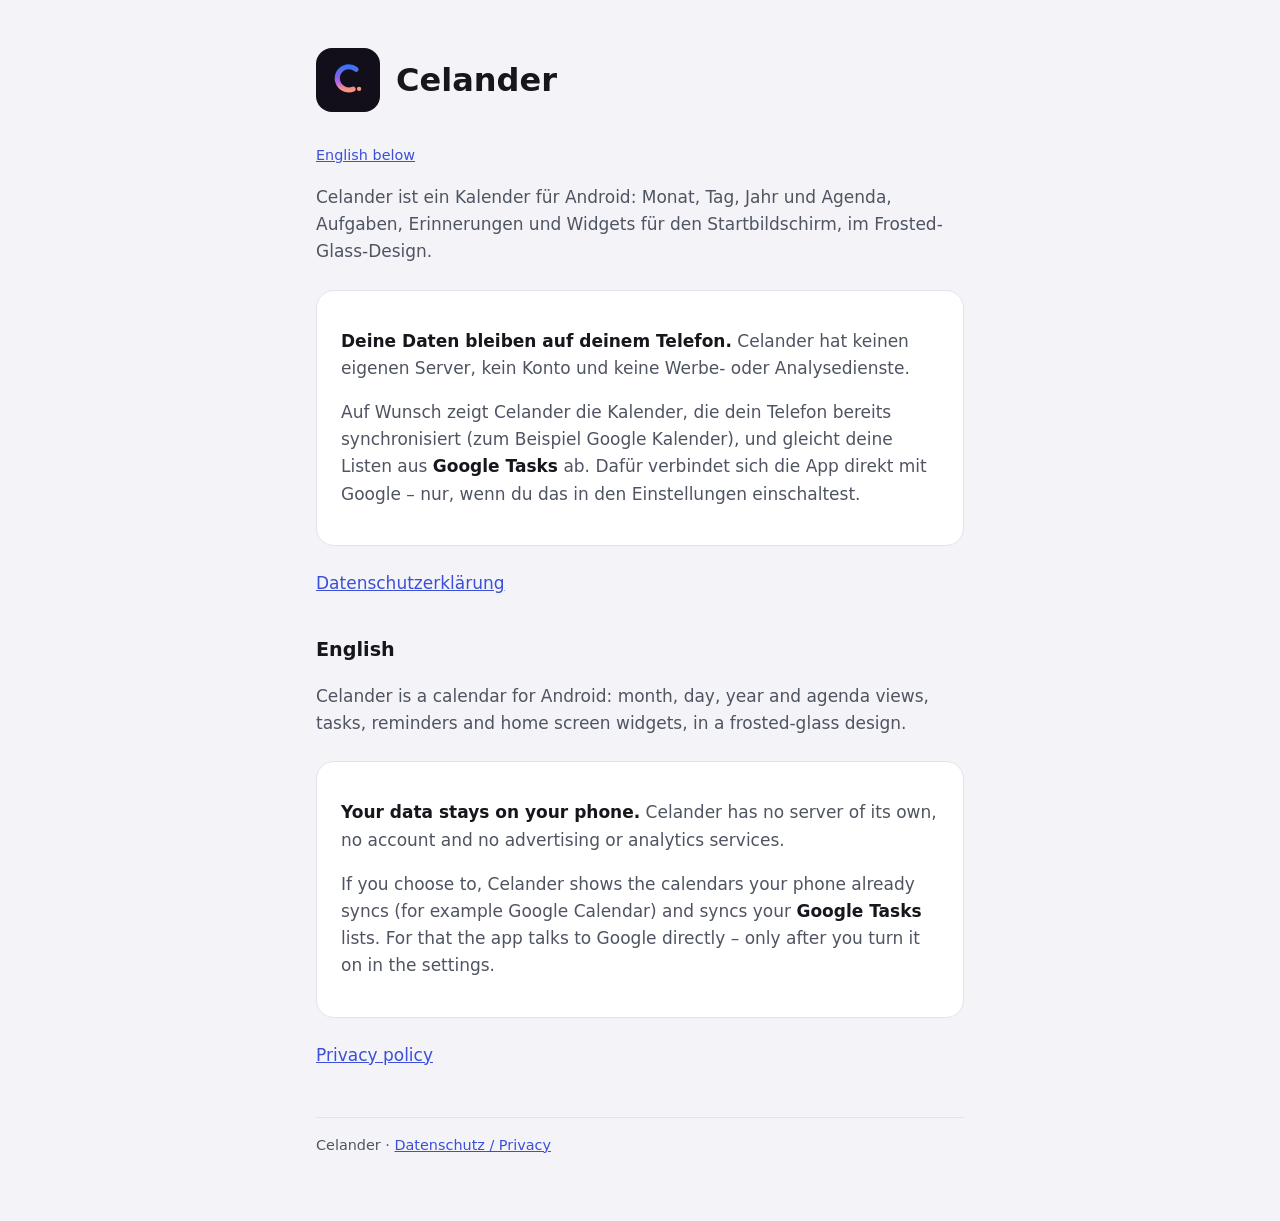
<file: index.html>
<!doctype html>
<html lang="de">
<head>
  <meta charset="utf-8">
  <meta name="viewport" content="width=device-width, initial-scale=1">
  <title>Celander – Kalender für Android</title>
  <meta name="description" content="Celander ist ein Kalender für Android im Frosted-Glass-Design. Eigene Daten bleiben auf dem Telefon; Google Kalender und Google Tasks lassen sich auf Wunsch einbinden.">
  <link rel="icon" href="logo.svg" type="image/svg+xml">
  <link rel="stylesheet" href="style.css">
</head>
<body>
<main>
  <header>
    <img src="logo.svg" alt="">
    <h1>Celander</h1>
  </header>

  <p class="lang"><a href="#en">English below</a></p>

  <p>Celander ist ein Kalender für Android: Monat, Tag, Jahr und Agenda, Aufgaben, Erinnerungen und Widgets
  für den Startbildschirm, im Frosted-Glass-Design.</p>

  <div class="card">
    <p><strong>Deine Daten bleiben auf deinem Telefon.</strong> Celander hat keinen eigenen Server, kein Konto und
    keine Werbe- oder Analysedienste.</p>
    <p>Auf Wunsch zeigt Celander die Kalender, die dein Telefon bereits synchronisiert (zum Beispiel Google
    Kalender), und gleicht deine Listen aus <strong>Google Tasks</strong> ab. Dafür verbindet sich die App direkt
    mit Google – nur, wenn du das in den Einstellungen einschaltest.</p>
  </div>

  <p><a href="datenschutz.html">Datenschutzerklärung</a></p>

  <h2 id="en">English</h2>
  <p>Celander is a calendar for Android: month, day, year and agenda views, tasks, reminders and home screen
  widgets, in a frosted-glass design.</p>
  <div class="card">
    <p><strong>Your data stays on your phone.</strong> Celander has no server of its own, no account and no
    advertising or analytics services.</p>
    <p>If you choose to, Celander shows the calendars your phone already syncs (for example Google Calendar) and
    syncs your <strong>Google Tasks</strong> lists. For that the app talks to Google directly – only after you turn
    it on in the settings.</p>
  </div>
  <p><a href="datenschutz.html#en">Privacy policy</a></p>

  <footer>Celander · <a href="datenschutz.html">Datenschutz / Privacy</a></footer>
</main>
</body>
</html>
</file>
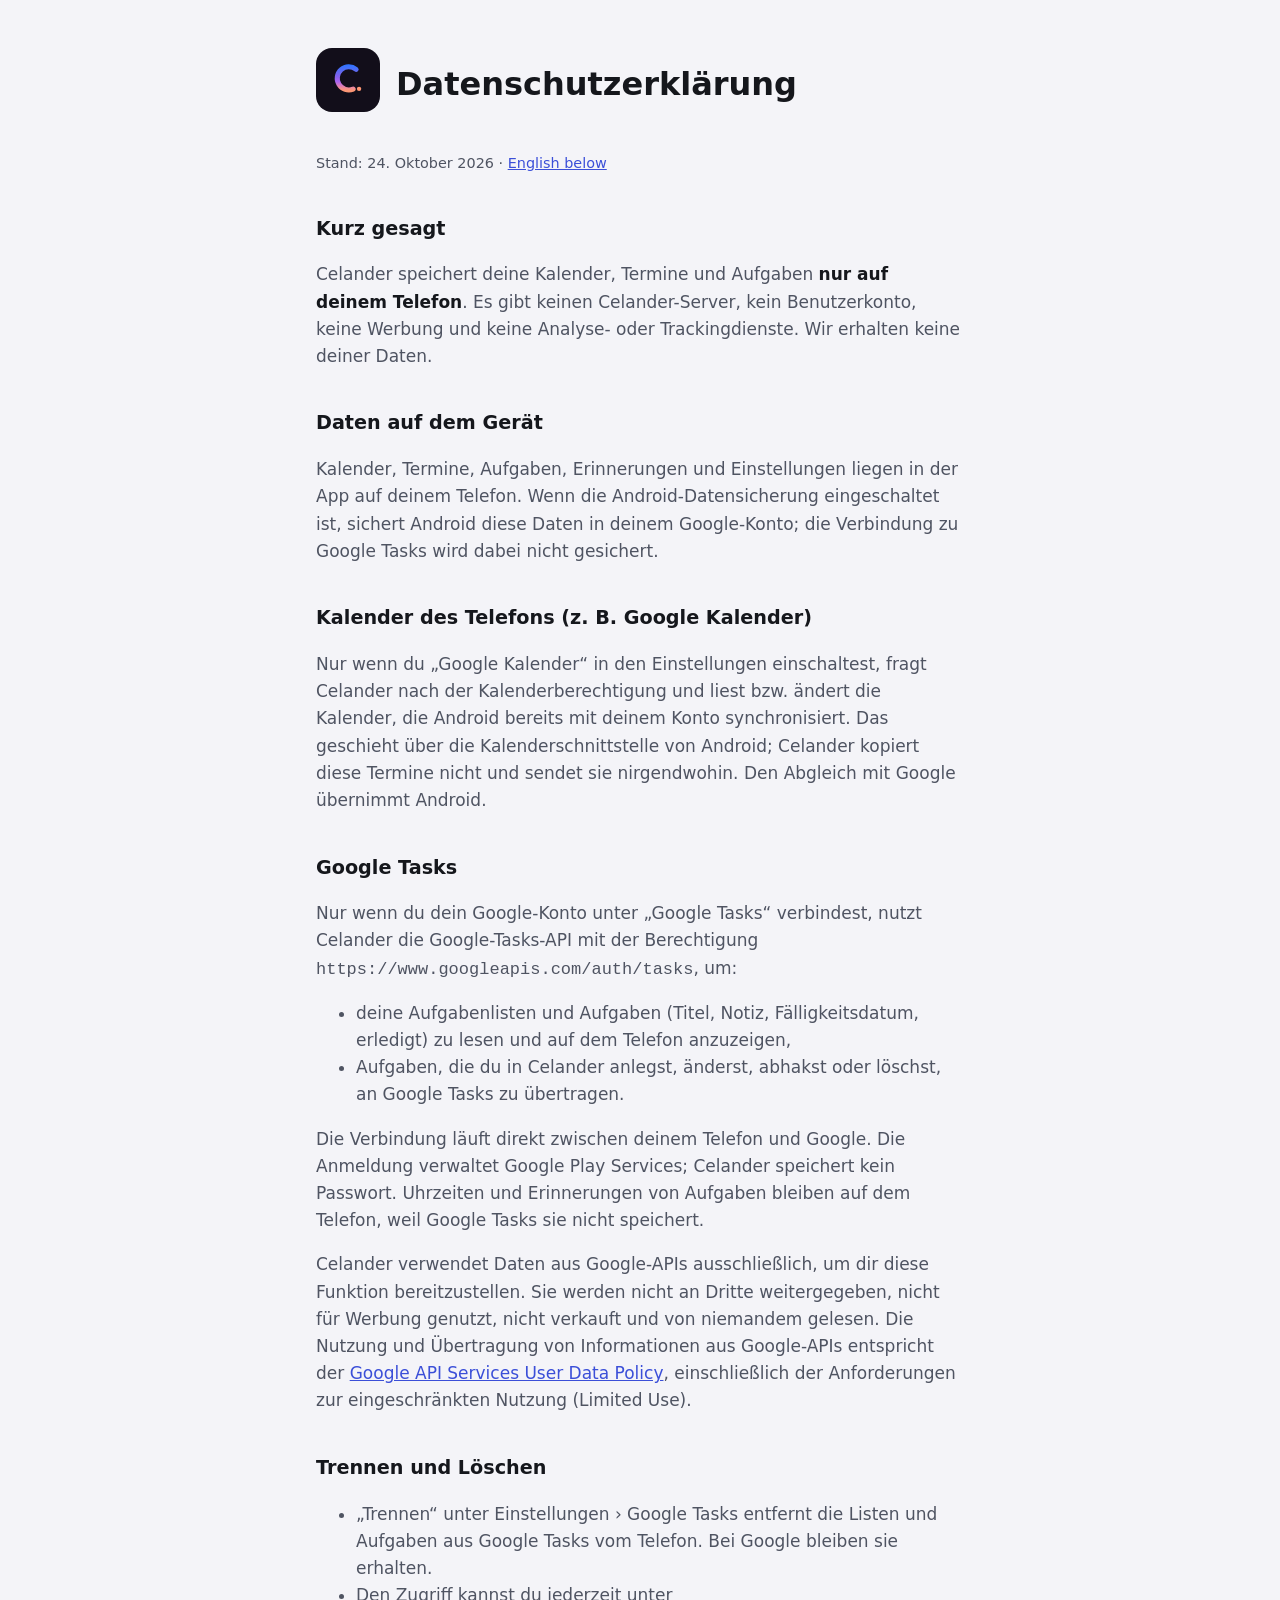
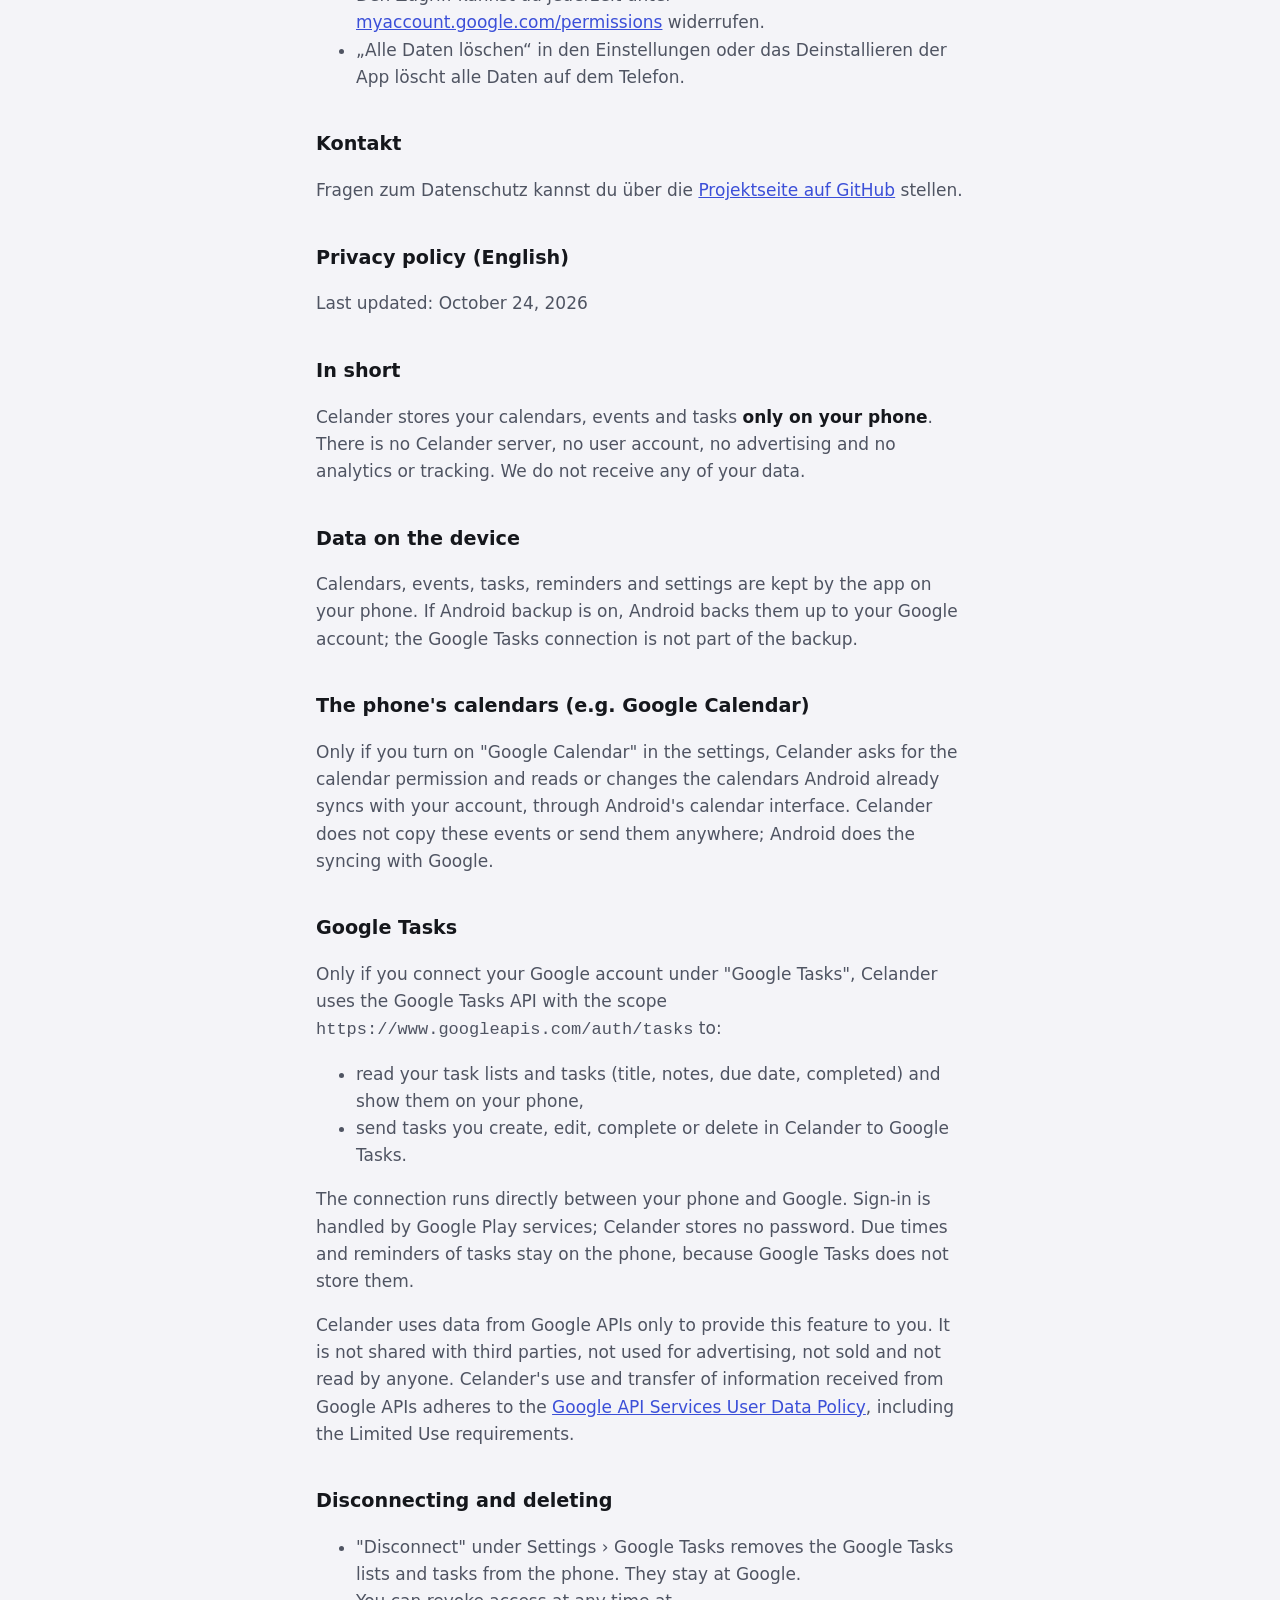
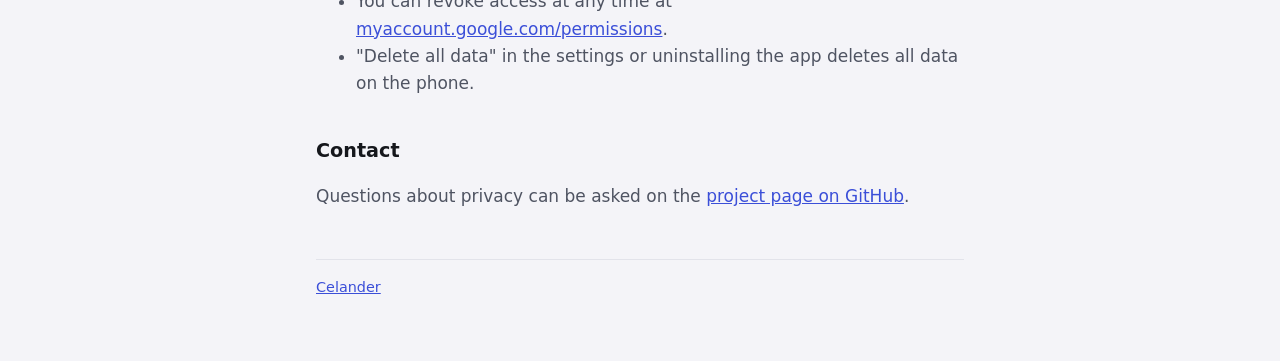
<file: datenschutz.html>
<!doctype html>
<html lang="de">
<head>
  <meta charset="utf-8">
  <meta name="viewport" content="width=device-width, initial-scale=1">
  <title>Celander – Datenschutz</title>
  <meta name="description" content="Datenschutzerklärung der Android-App Celander.">
  <link rel="icon" href="logo.svg" type="image/svg+xml">
  <link rel="stylesheet" href="style.css">
</head>
<body>
<main>
  <header>
    <a href="index.html"><img src="logo.svg" alt="Celander"></a>
    <h1>Datenschutzerklärung</h1>
  </header>

  <p class="lang">Stand: 24. Oktober 2026 · <a href="#en">English below</a></p>

  <h2>Kurz gesagt</h2>
  <p>Celander speichert deine Kalender, Termine und Aufgaben <strong>nur auf deinem Telefon</strong>. Es gibt keinen
  Celander-Server, kein Benutzerkonto, keine Werbung und keine Analyse- oder Trackingdienste. Wir erhalten keine
  deiner Daten.</p>

  <h2>Daten auf dem Gerät</h2>
  <p>Kalender, Termine, Aufgaben, Erinnerungen und Einstellungen liegen in der App auf deinem Telefon. Wenn die
  Android-Datensicherung eingeschaltet ist, sichert Android diese Daten in deinem Google-Konto; die Verbindung zu
  Google Tasks wird dabei nicht gesichert.</p>

  <h2>Kalender des Telefons (z. B. Google Kalender)</h2>
  <p>Nur wenn du „Google Kalender“ in den Einstellungen einschaltest, fragt Celander nach der Kalenderberechtigung
  und liest bzw. ändert die Kalender, die Android bereits mit deinem Konto synchronisiert. Das geschieht über die
  Kalenderschnittstelle von Android; Celander kopiert diese Termine nicht und sendet sie nirgendwohin. Den Abgleich
  mit Google übernimmt Android.</p>

  <h2>Google Tasks</h2>
  <p>Nur wenn du dein Google-Konto unter „Google Tasks“ verbindest, nutzt Celander die Google-Tasks-API mit der
  Berechtigung <code>https://www.googleapis.com/auth/tasks</code>, um:</p>
  <ul>
    <li>deine Aufgabenlisten und Aufgaben (Titel, Notiz, Fälligkeitsdatum, erledigt) zu lesen und auf dem Telefon
      anzuzeigen,</li>
    <li>Aufgaben, die du in Celander anlegst, änderst, abhakst oder löschst, an Google Tasks zu übertragen.</li>
  </ul>
  <p>Die Verbindung läuft direkt zwischen deinem Telefon und Google. Die Anmeldung verwaltet Google Play Services;
  Celander speichert kein Passwort. Uhrzeiten und Erinnerungen von Aufgaben bleiben auf dem Telefon, weil Google
  Tasks sie nicht speichert.</p>
  <p>Celander verwendet Daten aus Google-APIs ausschließlich, um dir diese Funktion bereitzustellen. Sie werden
  nicht an Dritte weitergegeben, nicht für Werbung genutzt, nicht verkauft und von niemandem gelesen. Die Nutzung
  und Übertragung von Informationen aus Google-APIs entspricht der
  <a href="https://developers.google.com/terms/api-services-user-data-policy">Google API Services User Data Policy</a>,
  einschließlich der Anforderungen zur eingeschränkten Nutzung (Limited Use).</p>

  <h2>Trennen und Löschen</h2>
  <ul>
    <li>„Trennen“ unter Einstellungen › Google Tasks entfernt die Listen und Aufgaben aus Google Tasks vom Telefon.
      Bei Google bleiben sie erhalten.</li>
    <li>Den Zugriff kannst du jederzeit unter
      <a href="https://myaccount.google.com/permissions">myaccount.google.com/permissions</a> widerrufen.</li>
    <li>„Alle Daten löschen“ in den Einstellungen oder das Deinstallieren der App löscht alle Daten auf dem Telefon.</li>
  </ul>

  <h2>Kontakt</h2>
  <p>Fragen zum Datenschutz kannst du über die
  <a href="https://github.com/allurecha/celander-app/issues">Projektseite auf GitHub</a> stellen.</p>

  <h2 id="en">Privacy policy (English)</h2>
  <p>Last updated: October 24, 2026</p>

  <h2>In short</h2>
  <p>Celander stores your calendars, events and tasks <strong>only on your phone</strong>. There is no Celander
  server, no user account, no advertising and no analytics or tracking. We do not receive any of your data.</p>

  <h2>Data on the device</h2>
  <p>Calendars, events, tasks, reminders and settings are kept by the app on your phone. If Android backup is on,
  Android backs them up to your Google account; the Google Tasks connection is not part of the backup.</p>

  <h2>The phone's calendars (e.g. Google Calendar)</h2>
  <p>Only if you turn on "Google Calendar" in the settings, Celander asks for the calendar permission and reads or
  changes the calendars Android already syncs with your account, through Android's calendar interface. Celander
  does not copy these events or send them anywhere; Android does the syncing with Google.</p>

  <h2>Google Tasks</h2>
  <p>Only if you connect your Google account under "Google Tasks", Celander uses the Google Tasks API with the
  scope <code>https://www.googleapis.com/auth/tasks</code> to:</p>
  <ul>
    <li>read your task lists and tasks (title, notes, due date, completed) and show them on your phone,</li>
    <li>send tasks you create, edit, complete or delete in Celander to Google Tasks.</li>
  </ul>
  <p>The connection runs directly between your phone and Google. Sign-in is handled by Google Play services;
  Celander stores no password. Due times and reminders of tasks stay on the phone, because Google Tasks does not
  store them.</p>
  <p>Celander uses data from Google APIs only to provide this feature to you. It is not shared with third parties,
  not used for advertising, not sold and not read by anyone. Celander's use and transfer of information received
  from Google APIs adheres to the
  <a href="https://developers.google.com/terms/api-services-user-data-policy">Google API Services User Data Policy</a>,
  including the Limited Use requirements.</p>

  <h2>Disconnecting and deleting</h2>
  <ul>
    <li>"Disconnect" under Settings › Google Tasks removes the Google Tasks lists and tasks from the phone. They stay
      at Google.</li>
    <li>You can revoke access at any time at
      <a href="https://myaccount.google.com/permissions">myaccount.google.com/permissions</a>.</li>
    <li>"Delete all data" in the settings or uninstalling the app deletes all data on the phone.</li>
  </ul>

  <h2>Contact</h2>
  <p>Questions about privacy can be asked on the
  <a href="https://github.com/allurecha/celander-app/issues">project page on GitHub</a>.</p>

  <footer><a href="index.html">Celander</a></footer>
</main>
</body>
</html>
</file>
<file: style.css>
:root {
  --bg: #f4f4f8;
  --surface: #ffffff;
  --text: #15171c;
  --muted: #4f5462;
  --accent: #3b4fd8;
  --line: #e2e3ea;
  color-scheme: light dark;
}

@media (prefers-color-scheme: dark) {
  :root {
    --bg: #0e1015;
    --surface: #181a21;
    --text: #eceef3;
    --muted: #b7bbc7;
    --accent: #9ba3ff;
    --line: #2a2d36;
  }
}

* { box-sizing: border-box; }

body {
  margin: 0;
  background: var(--bg);
  color: var(--text);
  font: 17px/1.6 system-ui, -apple-system, "Segoe UI", Roboto, sans-serif;
}

main {
  max-width: 680px;
  margin: 0 auto;
  padding: 48px 16px 64px;
}

header {
  display: flex;
  align-items: center;
  gap: 16px;
  margin-bottom: 32px;
}

header img { width: 64px; height: 64px; border-radius: 16px; }

h1 { font-size: 2rem; line-height: 1.2; margin: 0; }
h2 { font-size: 1.2rem; margin: 2em 0 0.4em; }
p, li { color: var(--muted); }
strong { color: var(--text); }
a { color: var(--accent); }

.card {
  background: var(--surface);
  border: 1px solid var(--line);
  border-radius: 18px;
  padding: 20px 24px;
  margin: 24px 0;
}

.lang { font-size: 0.9rem; margin-bottom: 8px; }

footer {
  margin-top: 48px;
  padding-top: 16px;
  border-top: 1px solid var(--line);
  font-size: 0.9rem;
  color: var(--muted);
}
</file>
